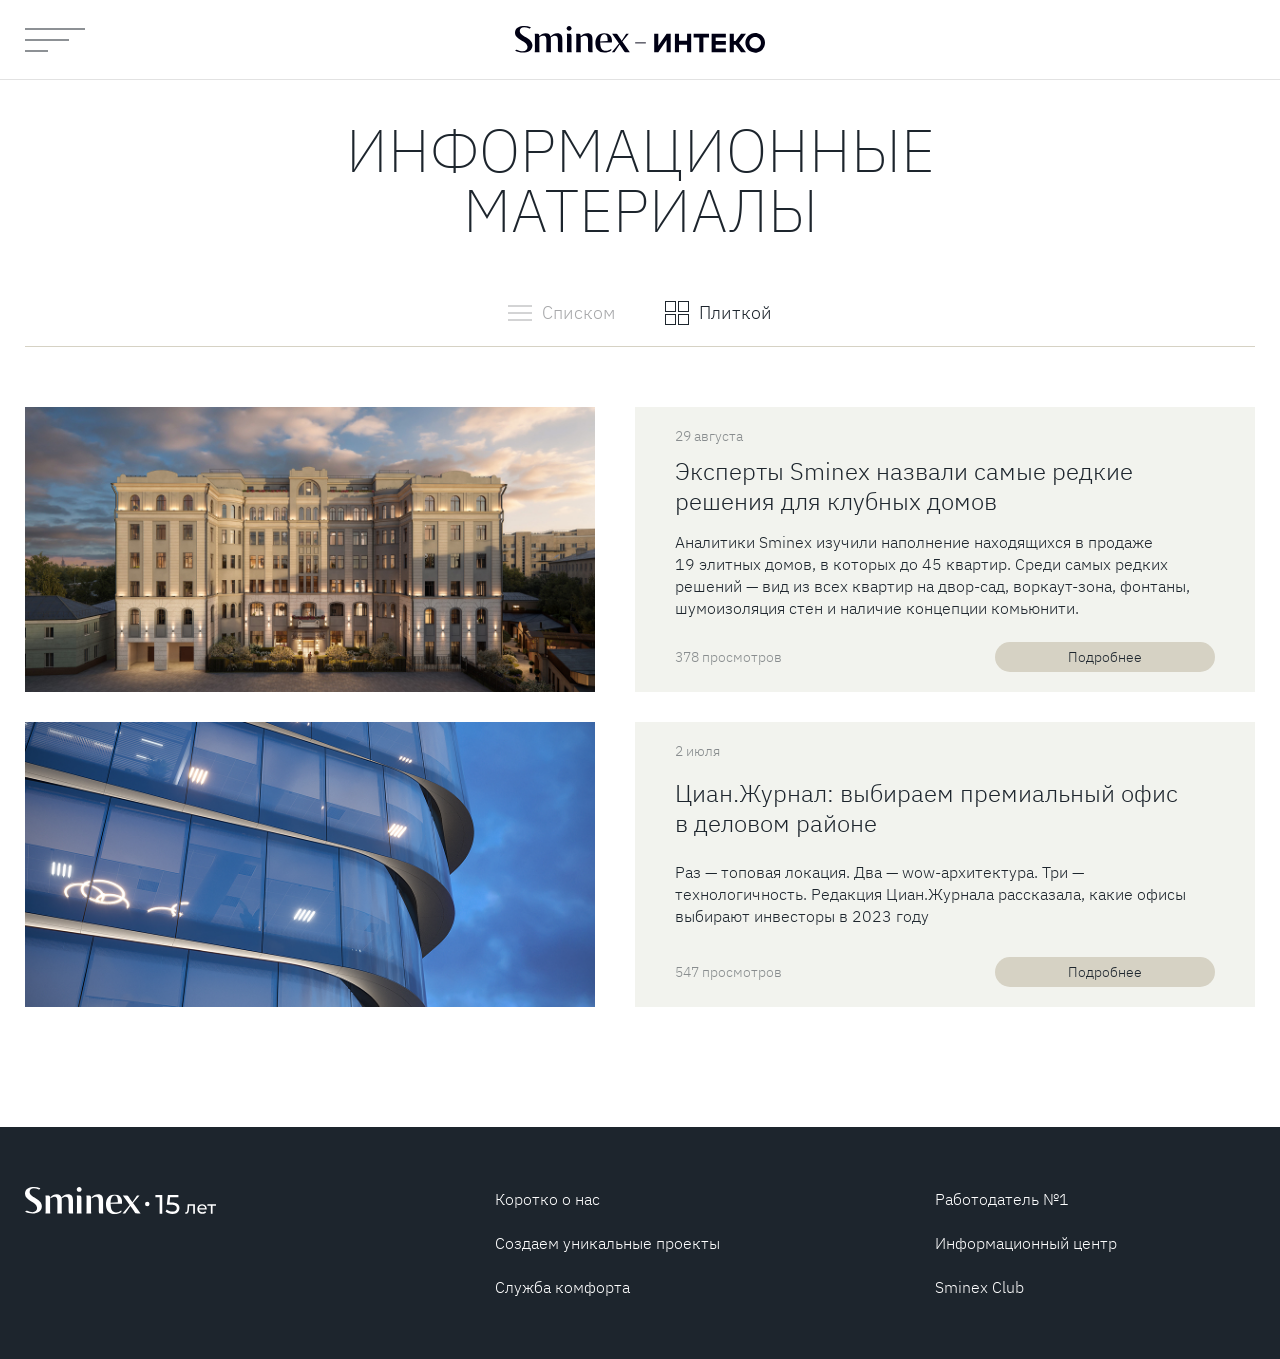
<file: Sminex-2/news.html>
<!DOCTYPE html>
<html lang="ru">

<head>
  <meta charset="UTF-8">
  <meta name="viewport" content="width=device-width, initial-scale=1.0">
  <meta http-equiv="X-UA-Compatible" content="ie=edge">
  <link rel="stylesheet" href="css/style.css">
  <title>Информационные материалы - Sminex - ИНТЕКО</title>
</head>

<body>
  <header class="header">
    <div class="container">
      <div class="header__content">
        <button class="header__menu">
          <span class="header__menu-line"></span>
        </button>
        <a class="header__logo-link" href="news.html">
          <img class="header__logo" src="images/icon-header-logo.svg" height="27" width="250"
            alt="Логотип компании Sminex - ИНТЕКО">
        </a>
      </div>
    </div>
  </header>
  <main>
    <div class="page-content">
      <div class="container">
        <h1 class="page-content__title">Информационные материалы</h1>

        <div class="page-content__switch">
          <button class="page-content__toggle">
            <svg class="page-content__icon" width="24" height="16" viewBox="0 0 24 16" fill="none"
              xmlns="http://www.w3.org/2000/svg">
              <path d="M24 15H-8.9407e-07" />
              <path d="M24 1H0" />
              <path d="M24 8H-8.9407e-07" />
            </svg>
            <span class="page-content__toggle-text">Списком</span>
          </button>
          <button class="page-content__toggle page-content__toggle--current">
            <svg class="page-content__icon" width="24" height="24" viewBox="0 0 24 24" fill="none"
              xmlns="http://www.w3.org/2000/svg">
              <rect x="0.5" y="0.5" width="10" height="10" />
              <rect x="0.5" y="13.5" width="10" height="10" />
              <rect x="13.5" y="0.5" width="10" height="10" />
              <rect x="13.5" y="13.5" width="10" height="10" />
            </svg>
            <span class="page-content__toggle-text">Плиткой</span>
          </button>
        </div>

        <ul class="card-list card-list--modernization">
          <li class="card-list__item">
            <div class="card card--modernization">
              <img class="card-img" src="images/img-1.jpg" height="300" width="600" alt="Вид дома главного входа">
              <div class="card-info">
                <span class="card-date">29 августа</span>
                <h2 class="card-title">Эксперты Sminex назвали самые редкие решения для
                  клубных домов</h2>
                <p class="card-description">Аналитики Sminex изучили наполнение
                  находящихся в&nbsp;продаже
                  19&nbsp;элитных
                  домов, в&nbsp;которых до&nbsp;45&nbsp;квартир. Среди самых редких решений&nbsp;&mdash; вид
                  из&nbsp;всех
                  квартир на&nbsp;двор-сад, воркаут-зона, фонтаны, шумоизоляция стен и&nbsp;наличие концепции
                  комьюнити.
                </p>
                <div class="card-bottom">
                  <span class="card-bottom__views">378 просмотров</span>
                  <a class="card-bottom__link" href="#">Подробнее</a>
                </div>
              </div>
            </div>
          </li>

          <li class="card-list__item">
            <div class="card card--modernization">
              <img class="card-img" src="images/img-2.jpg" height="300" width="600" alt="Вид на окна делового центра">
              <div class="card-info">
                <span class="card-date">2 июля</span>
                <h2 class="card-title">Циан.Журнал: выбираем премиальный офис в&nbsp;деловом
                  районе</h2>
                <p class="card-description">Раз&nbsp;&mdash; топовая локация.
                  Два&nbsp;&mdash; wow-архитектура.
                  Три&nbsp;&mdash;
                  технологичность. Редакция Циан.Журнала рассказала, какие офисы выбирают инвесторы в&nbsp;2023 году
                </p>
                <div class="card-bottom">
                  <span class="card-bottom__views">547 просмотров</span>
                  <a class="card-bottom__link" href="#">Подробнее</a>
                </div>
              </div>
            </div>
          </li>
        </ul>
      </div>
    </div>
  </main>
  <footer class="footer">
    <div class="container">
      <div class="footer__content">
        <a class="footer__logo-link" href="news.html">
          <img class="footer__logo" src="images/icon-footer-logo.svg" height="28" width="191"
            alt="Логотип компании Sminex">
        </a>
        <div class="footer__nav">
          <ul class="footer__nav-list">
            <li class="footer__nav-item">
              <a class="footer__nav-link" href="#">Коротко о нас</a>
            </li>
            <li class="footer__nav-item">
              <a class="footer__nav-link" href="#">Создаем уникальные проекты</a>
            </li>
            <li class="footer__nav-item">
              <a class="footer__nav-link" href="#">Служба комфорта</a>
            </li>
          </ul>
          <ul class="footer__nav-list">
            <li class="footer__nav-item">
              <a class="footer__nav-link" href="#">Работодатель №1</a>
            </li>
            <li class="footer__nav-item">
              <a class="footer__nav-link" href="#">Информационный центр</a>
            </li>
            <li class="footer__nav-item">
              <a class="footer__nav-link" href="#">Sminex Club</a>
            </li>
          </ul>
        </div>
      </div>
    </div>
  </footer>
</body>

</html>
</file>
<file: Sminex-2/css/style.css>
@import "global/fonts.css";
@import "global/reboot.css";
@import "global/container.css";
@import "blocks/header.css";
@import "blocks/page-content.css";
@import "blocks/card.css";
@import "blocks/modernization.css";
@import "blocks/footer.css";
</file>
